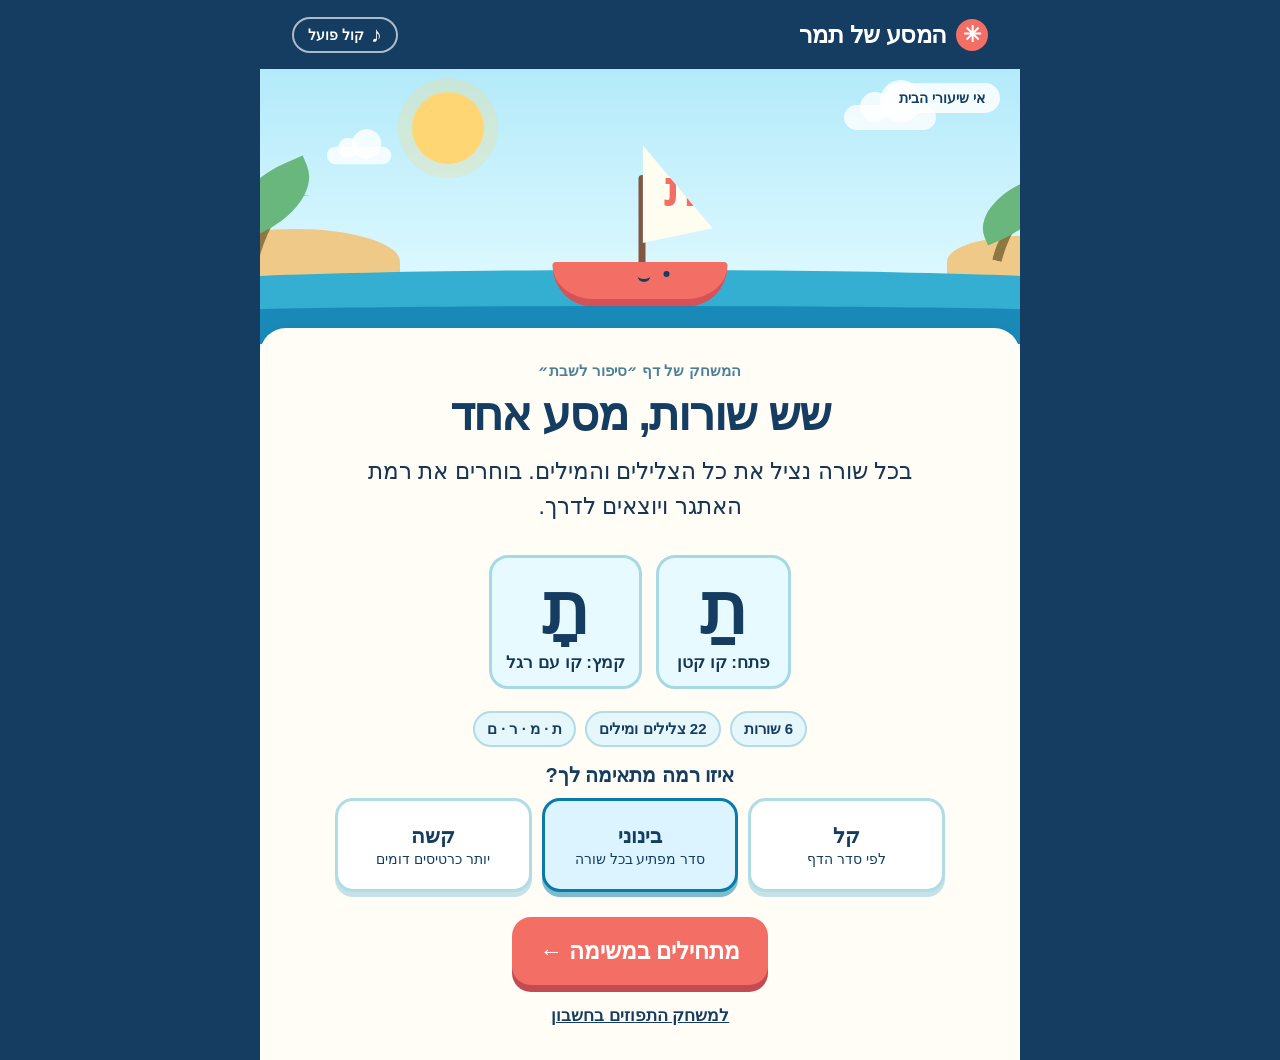
<file: index.html>
<!doctype html>
<html lang="he" dir="rtl">
  <head>
    <meta charset="utf-8" />
    <meta name="viewport" content="width=device-width, initial-scale=1" />
    <meta http-equiv="refresh" content="0; url=homework.html" />
    <title>משחק שיעורי הבית של בארי</title>
  </head>
  <body>
    <p><a href="homework.html">פותחים את משחק שיעורי הבית</a></p>
  </body>
</html>
</file>
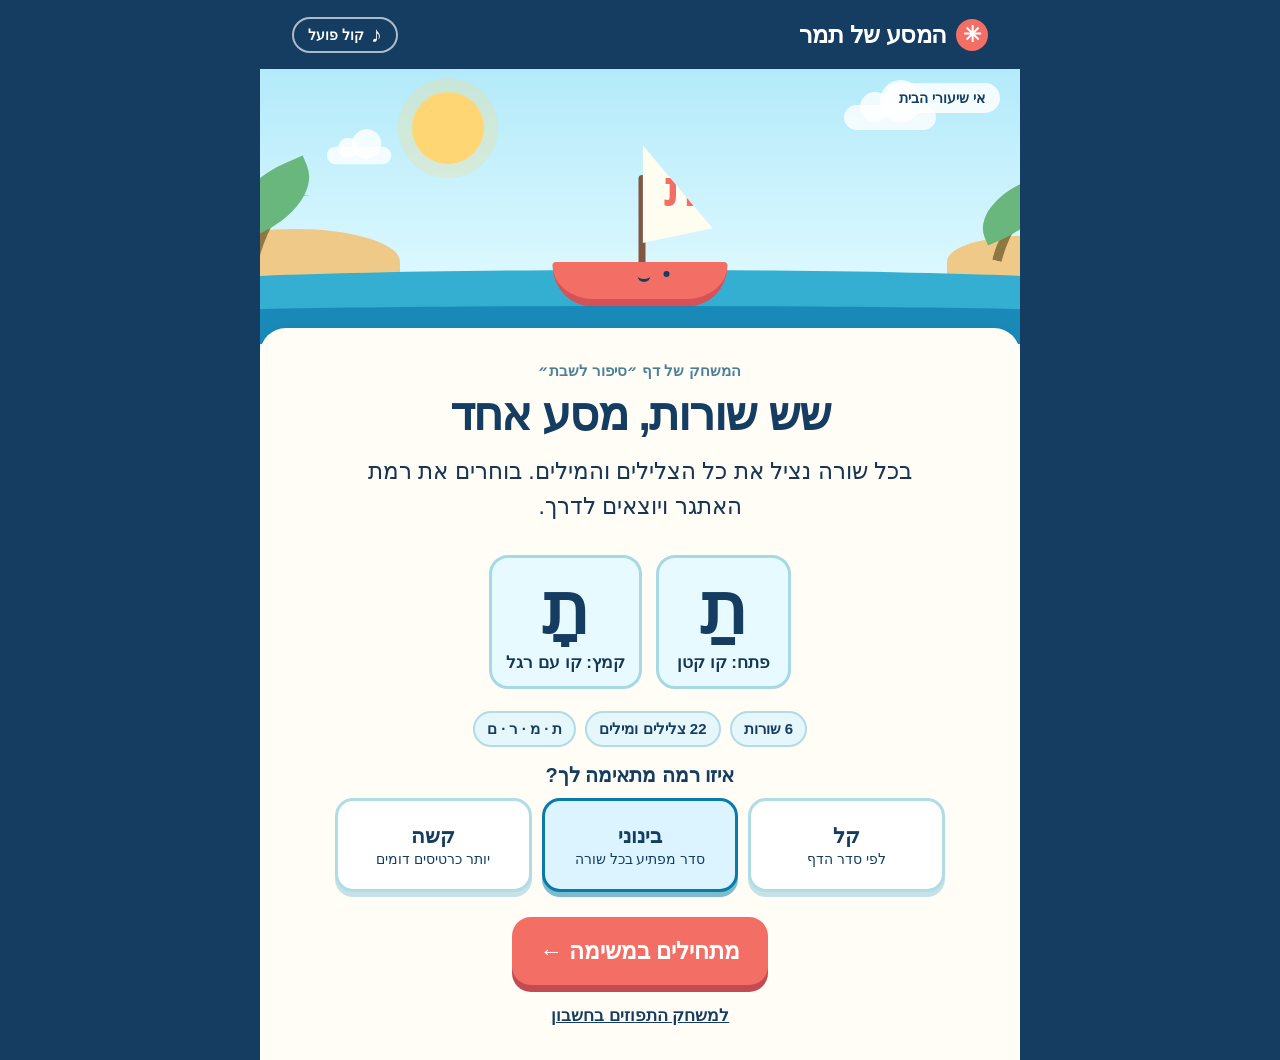
<file: homework.html>
<!doctype html>
<html lang="he" dir="rtl">
  <head>
    <meta charset="utf-8" />
    <meta name="viewport" content="width=device-width, initial-scale=1, viewport-fit=cover" />
    <meta name="theme-color" content="#143d61" />
    <title>אי שיעורי הבית · המסע של תמר</title>
    <link rel="stylesheet" href="style.css" />
    <link rel="stylesheet" href="homework.css" />
    <script src="levels.js" defer></script>
    <script src="homework.js" defer></script>
  </head>
  <body>
    <main class="game-shell" id="app">
      <header class="topbar">
        <div class="brand"><span class="brand-mark" aria-hidden="true">✳</span><span>המסע של תמר</span></div>
        <button class="sound-button" id="sound-button" type="button" aria-label="כיבוי קול" title="כיבוי קול"><span aria-hidden="true">♪</span><span id="sound-label">קול פועל</span></button>
      </header>
      <section class="scene" aria-label="אי שיעורי הבית">
        <div class="sky-sun" aria-hidden="true"></div>
        <div class="cloud cloud-one" aria-hidden="true"></div>
        <div class="cloud cloud-two" aria-hidden="true"></div>
        <div class="island island-left" aria-hidden="true"></div>
        <div class="island island-right" aria-hidden="true"></div>
        <div class="water water-back" aria-hidden="true"></div>
        <div class="boat" id="boat" aria-hidden="true"><div class="boat-mast"></div><div class="boat-sail">ת</div><div class="boat-hull"><span class="boat-eye"></span><span class="boat-smile"></span></div></div>
        <div class="water water-front" aria-hidden="true"></div>
        <div class="scene-badge" id="scene-badge">אי שיעורי הבית</div>
        <button class="scene-back" id="back-button" type="button" hidden>חזרה ↩</button>
      </section>
      <section class="panel homework-panel" id="panel" aria-live="polite"></section>
      <p class="sr-only" id="announcer" aria-live="assertive"></p>
    </main>
  </body>
</html>
</file>
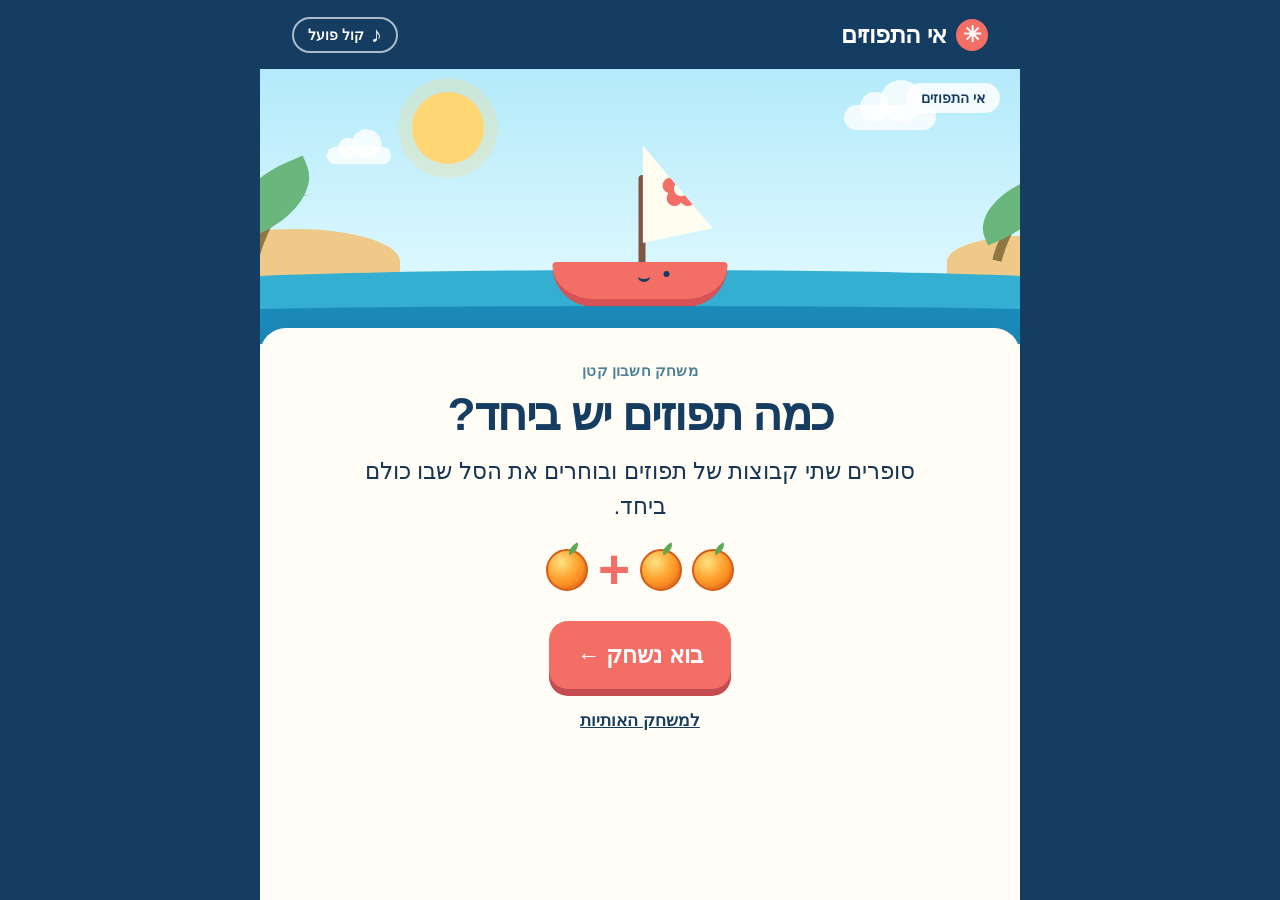
<file: math.html>
<!doctype html>
<html lang="he" dir="rtl">
  <head>
    <meta charset="utf-8" />
    <meta name="viewport" content="width=device-width, initial-scale=1, viewport-fit=cover" />
    <meta name="theme-color" content="#143d61" />
    <meta name="description" content="משחק חיבור תפוזים לילדים, עם סכומים עד עשר." />
    <title>אי התפוזים · משחק חשבון</title>
    <link rel="stylesheet" href="style.css" />
    <link rel="stylesheet" href="math.css" />
    <script src="math-rounds.js" defer></script>
    <script src="math.js" defer></script>
  </head>
  <body>
    <main class="game-shell" id="app">
      <header class="topbar">
        <div class="brand"><span class="brand-mark" aria-hidden="true">✳</span><span>אי התפוזים</span></div>
        <button class="sound-button" id="sound-button" type="button" aria-label="כיבוי קול" title="כיבוי קול"><span aria-hidden="true">♪</span><span id="sound-label">קול פועל</span></button>
      </header>
      <section class="scene" aria-label="אי התפוזים">
        <div class="sky-sun" aria-hidden="true"></div>
        <div class="cloud cloud-one" aria-hidden="true"></div>
        <div class="cloud cloud-two" aria-hidden="true"></div>
        <div class="island island-left" aria-hidden="true"></div>
        <div class="island island-right" aria-hidden="true"></div>
        <div class="water water-back" aria-hidden="true"></div>
        <div class="boat" id="boat" aria-hidden="true"><div class="boat-mast"></div><div class="boat-sail">✿</div><div class="boat-hull"><span class="boat-eye"></span><span class="boat-smile"></span></div></div>
        <div class="water water-front" aria-hidden="true"></div>
        <div class="scene-badge" id="scene-badge">אי התפוזים</div>
        <button class="scene-back" id="back-button" type="button" hidden>חזרה ↩</button>
      </section>
      <section class="panel math-panel" id="panel" aria-live="polite"></section>
      <p class="sr-only" id="announcer" aria-live="assertive"></p>
    </main>
  </body>
</html>
</file>
<file: style.css>
:root {
  --navy: #143d61;
  --ink: #163654;
  --sky: #d6f4ff;
  --sea: #35afd1;
  --sea-deep: #1685b7;
  --sand: #ffe5a8;
  --coral: #f36f66;
  --lime: #b8df71;
  --paper: #fffdf5;
  --shadow: 0 12px 0 rgba(20, 61, 97, .12);
}

* { box-sizing: border-box; }
html { min-height: 100%; background: var(--navy); }
body { min-width: 320px; margin: 0; font-family: "Arial Rounded MT Bold", "Noto Sans Hebrew", Arial, sans-serif; color: var(--ink); }
button { font: inherit; cursor: pointer; touch-action: manipulation; }
button:focus-visible { outline: 5px solid #f9a825; outline-offset: 4px; }
.sr-only { position: absolute; width: 1px; height: 1px; padding: 0; margin: -1px; overflow: hidden; clip: rect(0,0,0,0); white-space: nowrap; border: 0; }
.game-shell { width: min(100%, 760px); min-height: 100svh; margin: auto; background: #eaf8ff; overflow: hidden; display: flex; flex-direction: column; }
.topbar { min-height: 69px; display: flex; justify-content: space-between; align-items: center; gap: 12px; padding: 12px clamp(18px, 4vw, 32px); background: var(--navy); color: #fff; }
.brand { display: flex; align-items: center; gap: 9px; font-weight: 900; font-size: clamp(19px, 3vw, 24px); letter-spacing: -.02em; }
.brand-mark { width: 32px; height: 32px; display: grid; place-items: center; background: var(--coral); border-radius: 50%; font-size: 22px; line-height: 1; }
.sound-button { border: 2px solid rgba(255,255,255,.65); border-radius: 999px; background: transparent; color: #fff; padding: 8px 14px; font-size: 14px; font-weight: 800; display: flex; align-items: center; gap: 7px; white-space: nowrap; }
.sound-button span:first-child { font-size: 22px; line-height: .7; }
.scene { position: relative; min-height: clamp(205px, 32vh, 275px); overflow: hidden; background: linear-gradient(#b3eafa 0%, #dcf8ff 75%, #f7f5c9 100%); isolation: isolate; }
.sky-sun { position: absolute; top: 23px; left: 20%; width: 72px; height: 72px; border-radius: 50%; background: #ffd673; box-shadow: 0 0 0 14px rgba(255,214,115,.25); }
.cloud { position: absolute; top: 36px; width: 92px; height: 25px; border-radius: 99px; background: rgba(255,255,255,.8); }
.cloud::before,.cloud::after { content: ""; position: absolute; bottom: 8px; border-radius: 50%; background: inherit; }
.cloud::before { width: 42px; height: 42px; right: 14px; }.cloud::after { width: 30px; height: 30px; left: 16px; }
.cloud-one { right: 11%; }.cloud-two { left: 7%; top: 74px; transform: scale(.7); }
.island { position: absolute; bottom: 50px; width: 210px; height: 65px; background: #efc987; border-radius: 60% 60% 0 0; z-index: 1; }
.island::before { content: ""; position: absolute; width: 34px; height: 77px; bottom: 28px; left: 65px; border-radius: 100% 0 0 0; border-left: 12px solid #8f7743; transform: rotate(14deg); }
.island::after { content: ""; position: absolute; width: 90px; height: 55px; bottom: 68px; left: 37px; border-radius: 80% 0 80% 0; background: #69b77d; transform: rotate(-23deg); }
.island-left { left: -70px; }.island-right { right: -116px; transform: scale(.8); }
.water { position: absolute; bottom: 0; width: 120%; left: -10%; height: 74px; border-radius: 50% 50% 0 0 / 18% 18% 0 0; }
.water-back { background: var(--sea); z-index: 2; }.water-front { height: 38px; background: var(--sea-deep); z-index: 5; opacity: .85; }
.boat { position: absolute; bottom: 37px; left: 50%; transform: translateX(-50%); width: 175px; height: 165px; z-index: 4; transition: left .6s ease, transform .6s ease; }
.boat.celebrate { animation: bob .65s ease-in-out 3; }
.boat-mast { position: absolute; height: 112px; width: 7px; background: #805743; bottom: 20px; left: 86px; border-radius: 4px; }
.boat-sail { position: absolute; top: 3px; left: 90px; width: 70px; height: 98px; background: #fffdf0; clip-path: polygon(0 0, 100% 85%, 0 100%); display: grid; place-items: center; color: var(--coral); font-size: 48px; font-weight: 900; padding-left: 4px; padding-bottom: 10px; }
.boat-hull { position: absolute; bottom: 0; width: 175px; height: 45px; background: var(--coral); border-radius: 7px 7px 80px 80px; border-bottom: 8px solid #d65257; }
.boat-eye { position: absolute; top: 9px; right: 58px; width: 6px; height: 6px; background: var(--navy); border-radius: 50%; }
.boat-smile { position: absolute; top: 8px; right: 77px; width: 13px; height: 12px; border-bottom: 3px solid var(--navy); border-radius: 50%; }
.scene-badge { position: absolute; top: 14px; right: 20px; z-index: 3; background: rgba(255,255,255,.84); border-radius: 999px; padding: 7px 15px; color: var(--navy); font-size: 14px; font-weight: 900; }
.scene-back { position: absolute; top: 14px; left: 20px; z-index: 6; min-height: 42px; padding: 7px 15px; border: 2px solid var(--navy); border-radius: 999px; background: rgba(255,255,255,.94); color: var(--navy); font-size: 15px; font-weight: 900; }
.scene-back[hidden] { display: none; }
.panel { position: relative; z-index: 6; flex: 1; margin-top: -16px; padding: clamp(22px, 4vw, 34px); border-radius: 26px 26px 0 0; background: var(--paper); box-shadow: 0 -8px 20px rgba(19,83,112,.08); text-align: center; display: flex; flex-direction: column; align-items: center; }
.eyebrow { color: #4b8097; font-size: 15px; font-weight: 900; letter-spacing: .01em; margin: 0 0 7px; }
h1,h2,p { margin-top: 0; } h1,h2 { color: var(--navy); line-height: 1.18; letter-spacing: -.035em; }
h1 { font-size: clamp(32px, 6vw, 46px); margin-bottom: 13px; } h2 { font-size: clamp(29px, 5vw, 38px); margin-bottom: 10px; }
.intro-copy,.instruction { font-size: clamp(19px, 3.4vw, 23px); line-height: 1.5; max-width: 560px; }
.intro-copy { margin-bottom: 25px; }
.primary { min-height: 68px; border: 0; border-radius: 19px; background: var(--coral); color: #fff; padding: 13px 28px; font-size: 23px; font-weight: 900; box-shadow: 0 7px 0 #c44c51; }
.primary:active { transform: translateY(4px); box-shadow: 0 3px 0 #c44c51; }
.hear-button { min-width: 172px; min-height: 64px; border: 3px solid var(--sea-deep); border-radius: 18px; background: #e6faff; color: var(--navy); font-size: 22px; font-weight: 900; margin: 7px 0 22px; box-shadow: 0 5px 0 #a3d3e3; }
.hear-button::before { content: "🔊"; margin-left: 9px; font-size: 23px; }
.choices { display: flex; justify-content: center; gap: clamp(10px, 2vw, 20px); flex-wrap: wrap; width: 100%; margin: 5px 0 18px; }
.letter-card { width: clamp(91px, 23vw, 132px); min-height: clamp(116px, 26vw, 145px); border: 3px solid #aecfd5; border-radius: 22px; background: white; color: var(--navy); font-size: clamp(59px, 13vw, 84px); font-weight: 900; line-height: 1; box-shadow: var(--shadow); display: grid; place-items: center; padding: 8px 8px 18px; transition: transform .15s, background .15s, border-color .15s; }
.letter-card:hover { transform: translateY(-3px); }.letter-card:active { transform: translateY(3px); }.letter-card.wrong { border-color: var(--coral); background: #ffe5df; animation: wobble .35s; }.letter-card.correct { border-color: #7dae36; background: #edf9d5; }
.letter-card[disabled] { cursor: default; }.letter-card.hint { border-color: #e9ad24; box-shadow: 0 0 0 7px #ffe9a8; }
.choice-letter { position: relative; display: inline-block; min-width: 1em; text-align: center; }
.feedback { min-height: 31px; color: var(--navy); font-size: 19px; font-weight: 900; margin: 2px 0 13px; }.feedback.error { color: #a93f45; }
.next-button { margin: 2px 0 18px; }
.tiny-note { margin: 11px 0 0; color: #567a8a; font-size: 14px; line-height: 1.4; }
.completion-stars { display: flex; gap: 14px; justify-content: center; font-size: 48px; margin: 2px 0 14px; color: #f8be37; }
.completion-stars span:nth-child(2) { transform: translateY(-12px); }
.completion-copy { font-size: 21px; line-height: 1.5; max-width: 520px; margin-bottom: 27px; }
@keyframes bob { 50% { transform: translateX(-50%) translateY(-13px) rotate(-3deg); } }
@keyframes wobble { 25% { transform: rotate(-4deg); } 75% { transform: rotate(4deg); } }
@media (max-width: 460px) { .topbar { min-height: 62px; }.brand { font-size: 18px; }.sound-button { padding: 8px 10px; font-size: 12px; }.scene { min-height: 205px; }.panel { padding: 23px 15px 28px; }.choices { gap: 9px; }.letter-card { width: 29%; min-height: 112px; }.intro-copy,.instruction { font-size: 19px; } }
@media (prefers-reduced-motion: reduce) { *,*::before,*::after { animation-duration: .01ms !important; transition-duration: .01ms !important; scroll-behavior: auto !important; } }
</file>
<file: homework.css>
.homework-panel h1 { max-width: 650px; }
.sheet-summary { display: flex; gap: 9px; flex-wrap: wrap; justify-content: center; margin: 2px 0 16px; }
.sheet-summary span { background: #e5f7fb; border: 2px solid #afdce5; color: var(--navy); border-radius: 999px; padding: 7px 12px; font-weight: 900; font-size: 15px; }
.level-heading { margin: 0 0 11px; color: var(--navy); font-size: 20px; font-weight: 900; }
.level-choices { width: min(100%, 610px); display: grid; grid-template-columns: repeat(3, minmax(0, 1fr)); gap: 10px; margin-bottom: 25px; }
.level-card { min-height: 94px; padding: 9px 7px; border: 3px solid #afdce5; border-radius: 18px; background: #fff; color: var(--navy); box-shadow: 0 5px 0 #c6e2e7; }
.level-card[aria-pressed="true"] { border-color: #087baa; background: #dcf4ff; box-shadow: 0 5px 0 #7cbccf; }
.level-card strong,.level-card span { display: block; }
.level-card strong { font-size: 21px; margin-bottom: 3px; }
.level-card span { font-size: 14px; line-height: 1.2; }
.choose-level-button { margin: 18px 0 0; padding: 9px 16px; border: 2px solid #95cfdf; border-radius: 14px; background: #fff; color: var(--navy); font-size: 17px; font-weight: 900; }
.other-game-link { margin-top: 20px; color: var(--navy); font-size: 17px; font-weight: 800; }
.homework-panel .letter-card { width: clamp(122px, 26vw, 165px); min-height: 126px; font-size: clamp(54px, 10vw, 77px); }
.homework-panel .choices { max-width: 700px; gap: 13px; margin-top: 6px; }
.homework-panel .choices.four .letter-card { width: clamp(126px, 28vw, 154px); }
.homework-panel .letter-card[data-choice="תָמָר"] { font-size: clamp(44px, 7vw, 60px); }
.sheet-progress { width: min(100%, 600px); margin: 4px 0 17px; }
.sheet-progress-label { font-size: 15px; color: #557f8d; font-weight: 900; margin-bottom: 8px; }
.route-rows { display: flex; gap: 6px; direction: rtl; justify-content: stretch; }
.route-row { flex: 1; height: 13px; border-radius: 99px; border: 2px solid #a8cbd3; background: #e4f1f3; }
.route-row.current { background: var(--sea); border-color: #087baa; }.route-row.done { background: #f8c94c; border-color: #e9ab22; }
.row-steps { display: flex; gap: 8px; direction: rtl; justify-content: center; flex-wrap: wrap; margin: 2px 0 12px; }
.row-step { min-width: 54px; height: 53px; padding: 2px 10px; display: grid; place-items: center; border-radius: 15px; border: 2px solid #b8d9df; background: #eef7f7; color: #7498a1; font-size: 25px; font-weight: 900; }
.row-step.done { color: var(--navy); background: #fff0bb; border-color: #eec760; }.row-step.current { background: #e6faff; border-color: #1594bf; color: var(--navy); }
.homework-panel .instruction { margin-bottom: 5px; }
.homework-panel .hear-button { margin-bottom: 14px; }
.homework-panel .feedback { margin-bottom: 8px; }
.mark-lesson { display: flex; gap: 14px; flex-wrap: wrap; justify-content: center; margin: 7px 0 20px; }
.mark-card { min-width: 135px; padding: 9px 14px 13px; border: 3px solid #a7d8e5; border-radius: 19px; background: #e6faff; }
.mark-card strong { display: block; font-size: 71px; line-height: 1.2; color: var(--navy); }
.mark-card span { display: block; font-size: 17px; font-weight: 900; }
.row-complete-word { font-size: clamp(29px, 6vw, 45px); font-weight: 900; color: var(--navy); margin: 3px 0 19px; line-height: 1.6; }
.homework-panel .next-button { margin-top: 9px; }
.homework-panel .tiny-note { max-width: 540px; }
@media (max-width: 460px) {
  .game-shell .scene { min-height: 190px; }
  .homework-panel { padding: 16px 12px 22px; }
  .homework-panel .eyebrow { font-size: 12px; margin-bottom: 5px; }
  .homework-panel h2 { font-size: 27px; margin-bottom: 5px; }
  .homework-panel .sheet-progress { margin: 0 0 9px; }
  .sheet-progress-label { font-size: 12px; margin-bottom: 5px; }
  .row-step { min-width: 44px; height: 42px; font-size: 21px; }
  .row-steps { margin: 0 0 8px; }
  .homework-panel .instruction { font-size: 16px; margin: 0 0 4px; }
  .homework-panel .hear-button { min-height: 52px; margin: 4px 0 9px; font-size: 19px; }
  .homework-panel .choices { gap: 8px; margin-top: 2px; margin-bottom: 9px; }
  .homework-panel .letter-card { width: 43%; min-height: 99px; font-size: 57px; padding-bottom: 12px; }
  .homework-panel .choices.four .letter-card { width: 43%; }
  .mark-card { min-width: 125px; }
  .level-choices { gap: 6px; }
  .level-card { min-height: 90px; padding: 6px 3px; }
  .level-card strong { font-size: 18px; }
  .level-card span { font-size: 12px; }
}
</file>
<file: math.css>
.math-panel .intro-copy { margin-bottom: 15px; }
.math-preview { display: flex; align-items: center; justify-content: center; gap: 10px; margin: 4px 0 24px; }
.math-preview .orange { width: 42px; height: 42px; }
.math-plus { color: var(--coral); font-size: clamp(39px, 8vw, 55px); font-weight: 900; line-height: 1; }
.math-progress { display: flex; flex-wrap: wrap; justify-content: center; gap: 7px; margin: 1px 0 13px; }
.math-progress span { width: 15px; height: 15px; border: 2px solid #abc8cd; border-radius: 50%; background: #e1eef0; }
.math-progress span.done { border-color: #e9ab22; background: #f8c94c; }
.math-progress span.current { border-color: #087baa; background: var(--sea); transform: scale(1.2); }
.math-panel .instruction { margin: 0 0 13px; }
.math-equation { width: 100%; display: flex; align-items: stretch; justify-content: center; gap: 12px; margin: 4px 0 14px; }
.math-group { width: min(40%, 190px); min-height: 132px; display: grid; place-items: center; border: 3px solid #9bd3dd; border-radius: 23px; background: #e9faff; padding: 14px 10px; }
.math-group .orange-grid { width: min(100%, 118px); min-height: 44px; grid-template-columns: repeat(3, minmax(0, 1fr)); gap: 4px; }
.math-group .orange { width: 32px; height: 32px; }
.math-equation .math-plus { align-self: center; }
.orange-grid { display: grid; grid-template-columns: repeat(5, minmax(0, 1fr)); place-items: center; margin: auto; }
.orange { position: relative; display: inline-block; flex: none; width: 25px; height: 25px; border: 2px solid #d55b19; border-radius: 50%; background: radial-gradient(circle at 35% 30%, #ffe382, #ff9f2b 48%, #ed721b 85%); box-shadow: inset -2px -2px 0 rgba(144,60,10,.12); }
.orange::before { content: ''; position: absolute; width: 33%; height: 21%; left: 49%; top: -14%; border-radius: 100% 0; transform: rotate(-28deg); background: #5eaa54; }
.orange.countable { padding: 0; cursor: pointer; touch-action: manipulation; }
.orange.countable[aria-pressed="true"] { opacity: .52; box-shadow: 0 0 0 3px #138eae; }
.math-choices { width: 100%; display: grid; grid-template-columns: repeat(3, minmax(0, 1fr)); gap: 10px; margin: 3px 0 12px; }
.math-answer { min-height: 123px; padding: 13px 8px 9px; border: 3px solid #a8cdd4; border-radius: 22px; background: #fff; box-shadow: var(--shadow); }
.math-answer .orange-grid { width: min(100%, 148px); gap: 3px; }
.math-answer .orange { width: 22px; height: 22px; }
.math-answer .basket-rim { display: block; width: 75%; height: 12px; margin: 7px auto 0; border: 3px solid #ba8c55; border-radius: 4px 4px 12px 12px; background: #f2cf8f; }
.math-answer.wrong { border-color: var(--coral); background: #ffe9e1; animation: wobble .35s; }
.math-answer.correct { border-color: #7dae36; background: #eef9da; }
.math-answer.hint { border-color: #e9ad24; box-shadow: 0 0 0 6px #ffe9a8; }
.math-answer[disabled] { cursor: default; }
.math-panel .hear-button { min-height: 54px; margin: 0 0 13px; font-size: 19px; }
.math-panel .feedback { margin-bottom: 8px; }
.math-panel .next-button { margin-bottom: 18px; }
.math-other-link { margin-top: 21px; color: var(--navy); font-size: 17px; font-weight: 800; }
@media (max-width: 460px) {
  .math-panel { padding: 17px 12px 25px; }
  .math-panel h2 { font-size: 28px; }
  .math-panel .instruction { font-size: 17px; margin-bottom: 8px; }
  .math-equation { gap: 6px; margin-bottom: 9px; }
  .math-group { width: 41%; min-height: 112px; padding: 9px 5px; }
  .math-group .orange-grid { gap: 2px; }
  .math-group .orange { width: 26px; height: 26px; }
  .math-equation .math-plus { font-size: 39px; }
  .math-choices { gap: 6px; }
  .math-answer { min-height: 105px; padding: 11px 4px 7px; }
  .math-answer .orange-grid { gap: 1px; }
  .math-answer .orange { width: 15px; height: 15px; border-width: 1px; }
  .math-answer .basket-rim { margin-top: 5px; }
}
</file>
